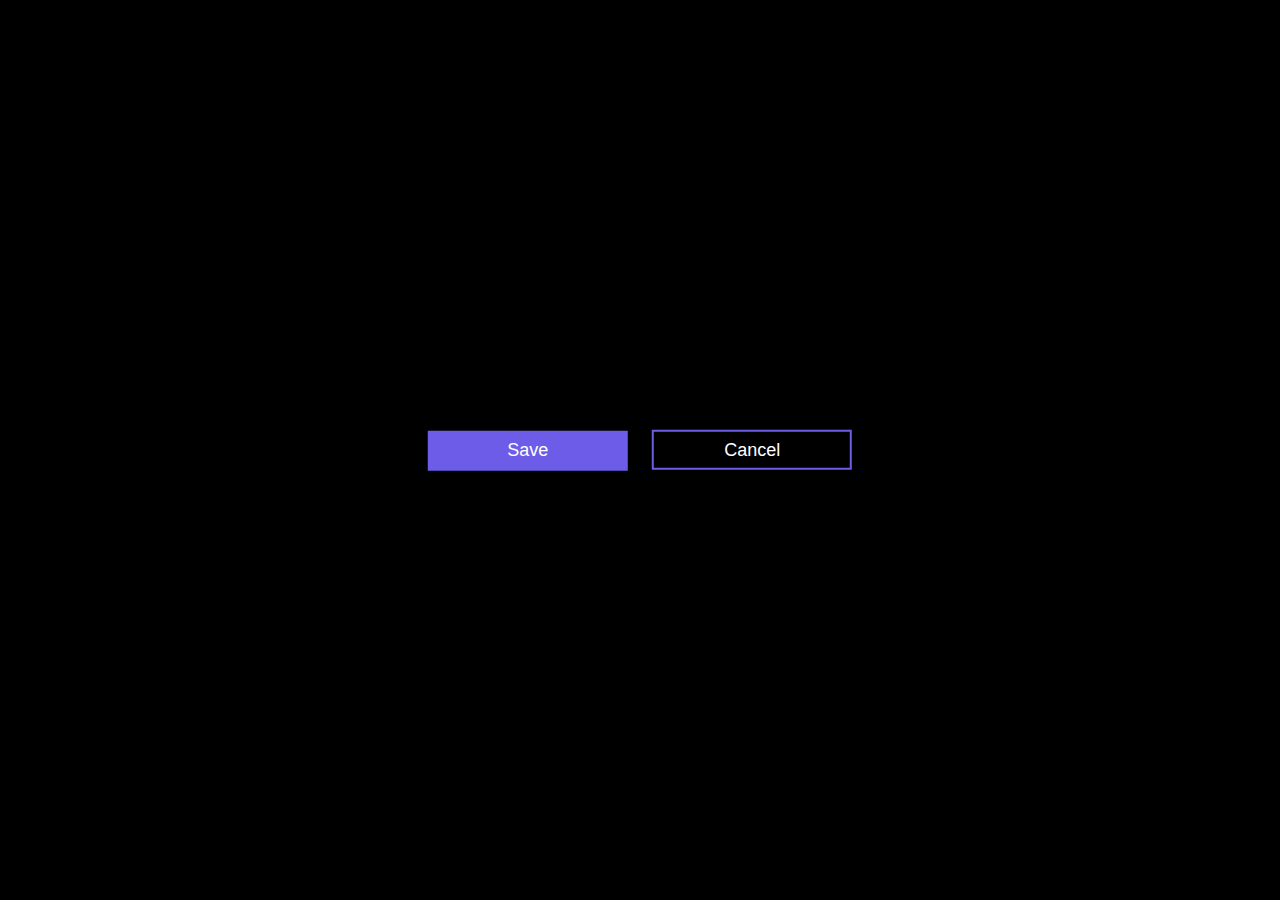
<file: Buttons/button.html>
<!DOCTYPE html>
<html lang="en">
  <head>
    <meta charset="UTF-8" />
    <meta http-equiv="X-UA-Compatible" content="IE=edge" />
    <meta name="viewport" content="width=device-width, initial-scale=1.0" />
    <title>Document</title>
    <link rel="stylesheet" href="button.css" />
  </head>
  <body>
    <div class="btn-container">
      <button class="btn-save">Save</button>
      <button class="btn-cancel">Cancel</button>
    </div>
  </body>
</html>
</file>
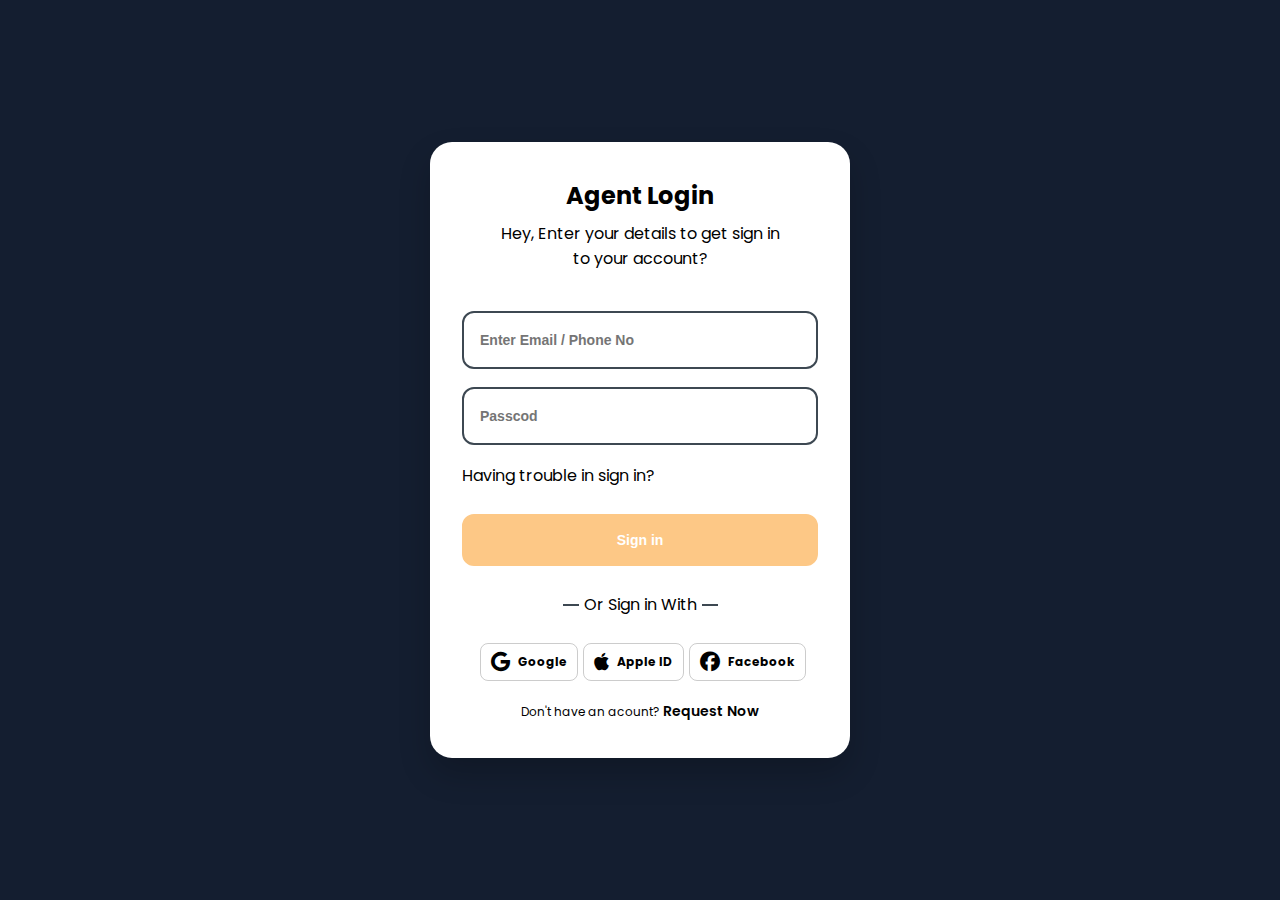
<file: forms/agentform.html>
<!DOCTYPE html>
<html lang="en">
  <head>
    <meta charset="UTF-8" />
    <meta http-equiv="X-UA-Compatible" content="IE=edge" />
    <meta name="viewport" content="width=device-width, initial-scale=1.0" />
    <link rel="stylesheet" href="./agentform.css" />
    <link
      rel="stylesheet"
      href="https://cdnjs.cloudflare.com/ajax/libs/font-awesome/6.2.0/css/all.min.css"
    />
    <title>Agent Login</title>
  </head>
  <body>
    <form action="" class="form">
      <div class="form-header">
        <h2>Agent Login</h2>
        <p>Hey, Enter your details to get sign in to your account?</p>
      </div>
      <div class="form-control">
        <input type="text" name="" id="" placeholder="Enter Email / Phone No" />
      </div>
      <div class="form-control">
        <input type="password" name="" id="" placeholder="Passcod" />
      </div>
      <div class="forget-password">
        <p>Having trouble in sign in?</p>
      </div>
      <div class="form-btn">
        <button>Sign in</button>
      </div>
      <div class="form-sign-in-options">
        <div class="border"></div>
        <span>Or Sign in With</span>
        <div class="border"></div>
      </div>
      <div class="login-with-others">
        <div class="login"><i class="fa-brands fa-google"></i> Google</div>
        <div class="login">
          <i class="fa-brands fa-apple"></i> <span>Apple ID</span>
        </div>
        <div class="login"><i class="fa-brands fa-facebook"></i> Facebook</div>
      </div>
      <div class="form-footer">
        <p>Don't have an acount? <span> Request Now</span></p>
      </div>
    </form>
  </body>
</html>
</file>
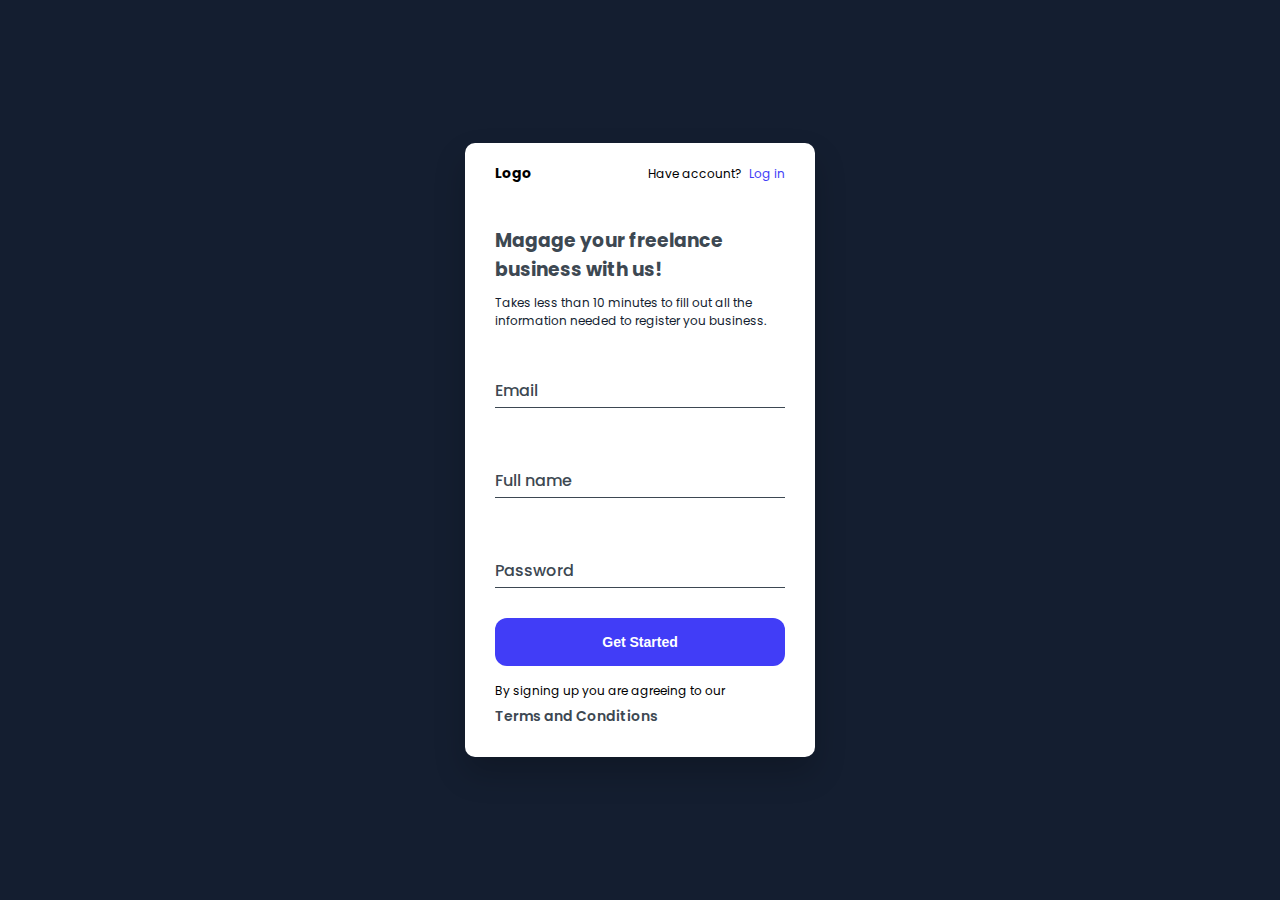
<file: forms/sign-in.html>
<!DOCTYPE html>
<html lang="en">
  <head>
    <meta charset="UTF-8" />
    <meta http-equiv="X-UA-Compatible" content="IE=edge" />
    <meta name="viewport" content="width=device-width, initial-scale=1.0" />
    <title>Sign In Form</title>
    <link rel="stylesheet" href="./sign-in.css" />
  </head>
  <body>
    <form action="" class="form">
      <div class="brand-name">
        <div class="logo">Logo</div>
        <div class="has-account">Have account? <span>Log in</span></div>
      </div>
      <div class="heading">
        <h3>Magage your freelance business with us!</h3>
        <p>
          Takes less than 10 minutes to fill out all the information needed to
          register you business.
        </p>
      </div>
      <div class="form-control">
        <input
          type="text"
          class="standard-input"
          id="email"
          placeholder="Email"
          required
        />
        <label for="email" class="standard-label">Email</label>
      </div>
      <div class="form-control">
        <input
          type="text"
          class="standard-input"
          id="fullname"
          placeholder="Enter your name"
          required
        />
        <label for="fullname" class="standard-label">Full name</label>
      </div>
      <div class="form-control">
        <input
          type="password"
          class="standard-input"
          id="password"
          placeholder="password"
          required
        />
        <label for="password" class="standard-label">Password</label>
      </div>
      <div class="form-btn">
        <button>Get Started</button>
      </div>
      <div class="form-footer">
        <p>By signing up you are agreeing to our</p>
        <h5>Terms and Conditions</h5>
      </div>
    </form>
  </body>
</html>
</file>
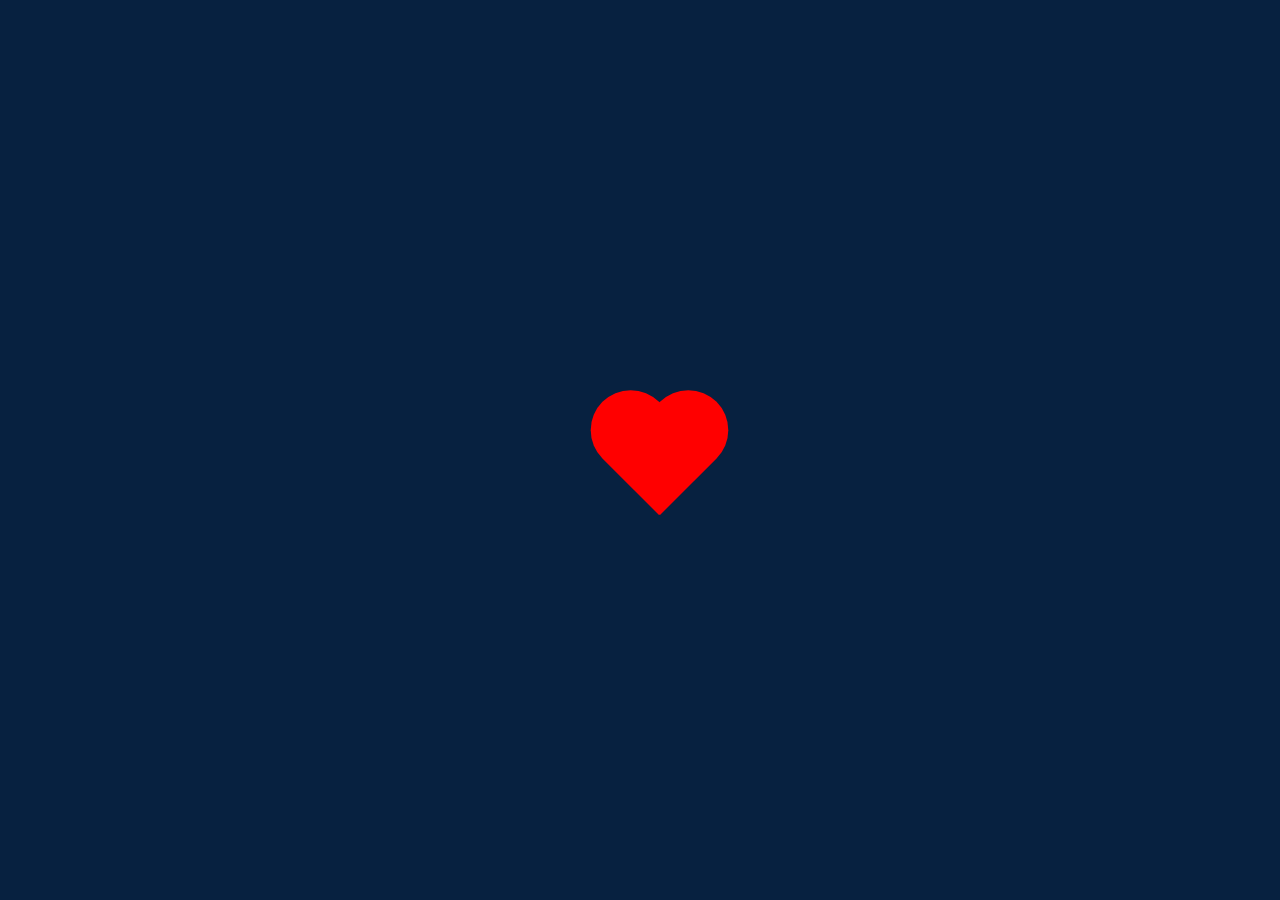
<file: Heart/heart.html>
<!DOCTYPE html>
<html lang="en">
  <head>
    <meta charset="UTF-8" />
    <meta http-equiv="X-UA-Compatible" content="IE=edge" />
    <meta name="viewport" content="width=device-width, initial-scale=1.0" />
    <link rel="stylesheet" href="heart.css" />
    <title>Heart Pluse</title>
  </head>
  <body>
    <div class="heart-beat"></div>
  </body>
</html>
</file>
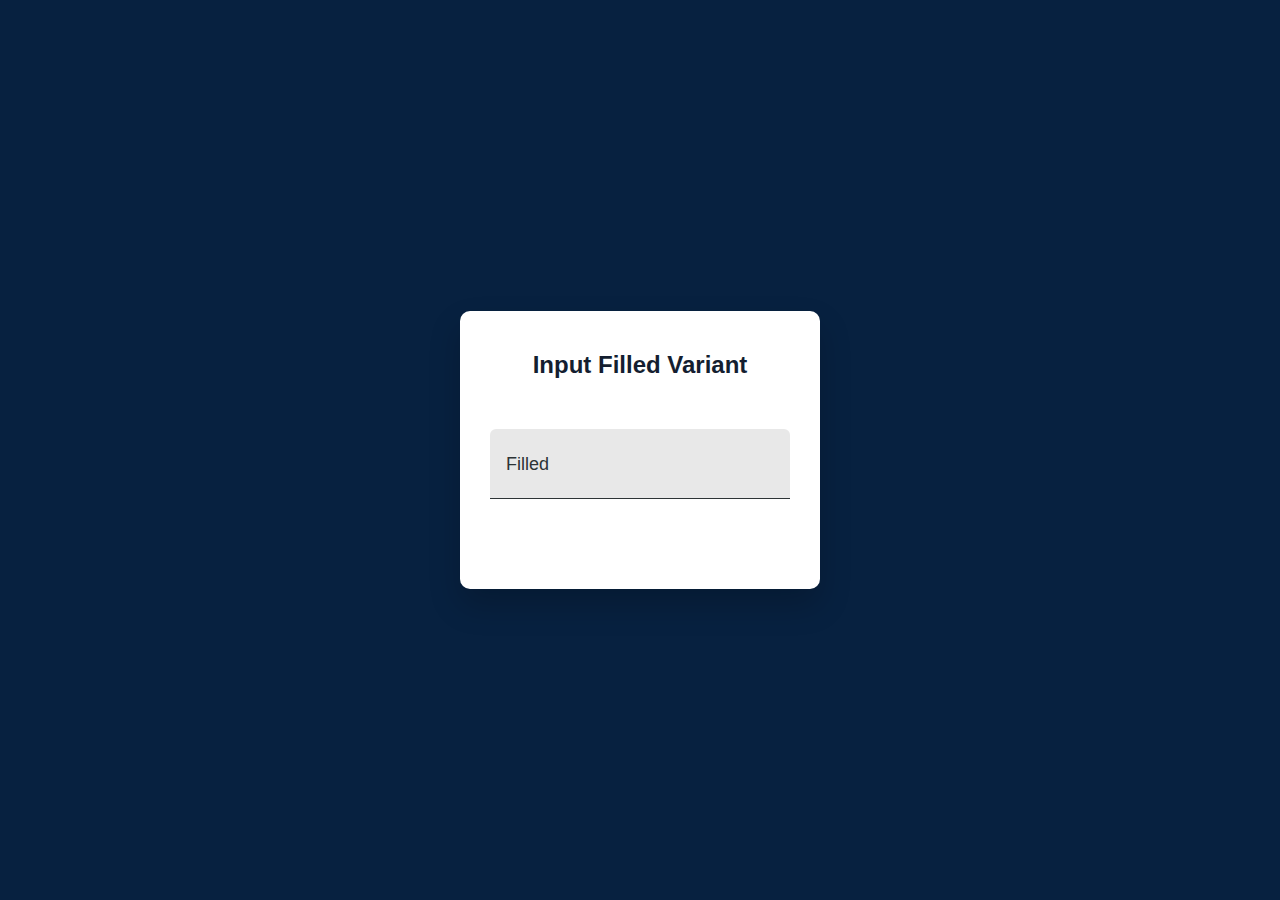
<file: Inputs/input.html>
<!DOCTYPE html>
<html lang="en">
  <head>
    <meta charset="UTF-8" />
    <meta http-equiv="X-UA-Compatible" content="IE=edge" />
    <meta name="viewport" content="width=device-width, initial-scale=1.0" />
    <link rel="stylesheet" href="input.css" />
    <title>HTML-Inputs</title>
  </head>
  <body>
    <form class="form">
      <h2>Input Filled Variant</h2>
      <!-- <div class="form-control">
        <input
          type="text"
          class="outline-input"
          id="name"
          placeholder="Enter your name"
          required
        />
        <label for="name" class="outline-label">Outline</label>
      </div> -->
      <!-- <div class="form-control">
        <input
          type="text"
          class="standard-input"
          id="variant"
          placeholder="Enter your name"
          required
        />
        <label for="variant" class="standard-label">Standard</label>
      </div> -->
      <div class="form-control">
        <input
          type="text"
          class="filled-input"
          id="variant"
          placeholder="Enter your name"
          required
        />
        <label for="variant" class="filled-label">Filled</label>
      </div>
    </form>
  </body>
</html>
</file>
<file: Buttons/button.css>
*,
::after,
::before {
  margin: 0;
  padding: 0;
  box-sizing: border-box;
}
:root {
  --primary-color: #6c5ce7;
  --secondary-color: #2d3436;
  --white-color: #fff;
}

body {
  width: 100%;
  height: 100vh;
  font-family: 'Poppins', sans-serif;
  background: #000;
}

.btn-container {
  position: absolute;
  top: 50%;
  left: 50%;
  transform: translate(-50%, -50%);
}
button {
  padding: 8px 16px;
  border: none;
  width: 200px;
  height: 40px;
  font-size: 18px;
  font-weight: 300;
  background: none;
}
/* Button save style */
.btn-save {
  color: var(--white-color);
  background: var(--primary-color);
  transition: all 0.4s;
  position: relative;
  margin-right: 20px;
}
.btn-save::before,
.btn-save::after {
  content: '';
  position: absolute;
  width: 0;
  height: 0;
  transition: all 0.4s;
}
.btn-save::before {
  top: 0px;
  left: 0px;
  border-top: 2px solid transparent;
  border-left: 2px solid transparent;
}

.btn-save::after {
  bottom: 0px;
  right: 0px;
  border-bottom: 2px solid transparent;
  border-right: 2px solid transparent;
}
.btn-save:hover {
  background: none;
}
.btn-save:hover::before,
.btn-save:hover::after {
  width: 100%;
  height: 100%;
  border-color: var(--primary-color);
}

/* Button Cancel */
.btn-cancel {
  color: var(--white-color);
  border: 2px solid var(--primary-color);
  position: relative;
  transition: all 0.3s;
}
.btn-cancel::before {
  content: '';
  width: 0;
  position: absolute;
  top: 0;
  left: 0;
  right: 0;
  bottom: 0;
  background: var(--primary-color);
  z-index: -1;
  transition: all 0.3s;
}
.btn-cancel:hover{
      border: none;
}
.btn-cancel:hover::before {
  width: 100%;

}
</file>
<file: forms/agentform.css>
@import url('https://fonts.googleapis.com/css2?family=Poppins:ital,wght@0,100;0,200;0,300;0,400;0,500;0,600;0,700;0,800;0,900;1,100;1,200;1,300;1,400;1,500;1,600;1,700;1,800;1,900&display=swap');
*,
::after,
::before {
  margin: 0;
  padding: 0;
  box-sizing: border-box;
}
:root {
  --primary-color: #413df7;
  --secondary-color: #3d4852;
  --white-color: #fff;
  --btn-color: #fdc886;
}
body {
  height: 100vh;
  display: flex;
  flex-direction: column;
  align-items: center;
  justify-content: center;
  font-family: 'Poppins', sans-serif;
  background: #141e30;
}
.form {
  width: 420px;
  padding: 36px 32px;
  background: var(--white-color);
  overflow: hidden;
  border-radius: 22px;
  box-shadow: 0 1rem 2rem rgba(0, 0, 0, 0.2);
}
.form-header {
  text-align: center;
}
.form-header h2 {
  margin-bottom: 8px;
}
.form-header p {
  width: 290px;
  margin: auto;
  text-align: center;
  margin-bottom: 40px;
}
.form-control {
  width: 100%;
  margin-bottom: 18px;
}
.form-control input {
  width: 100%;
  height: 100%;
  padding: 18px 16px;
  font-size: 16px;
  color: var(--secondary-color);
  border: 2px solid var(--secondary-color);
  outline: none;
  border-radius: 12px;
  background-color: transparent;
}
.form-control input:focus {
  border-color: var(--primary-color);
}
.form-control input::placeholder {
  font-size: 14px;
  font-weight: 700;
}
.forget-password {
  margin-top: 5px;
  margin-bottom: 26px;
  cursor: pointer;
}
.forget-password:hover {
 color: var(--primary-color);
}
.form-btn {
  margin-bottom: 26px;
}
button {
  font-size: 14px;
  font-weight: 700;
  color: #fff;
  cursor: pointer;
  background-color: var(--btn-color);
  padding: 16px 20px;
  width: 100%;
  border-radius: 12px;
  outline: none;
  border: 2px solid var(--btn-color);
  transition: all;
}
button:hover {
  color: var(--secondary-color);
  background: none;
}
.form-sign-in-options {
  display: flex;
  align-items: center;
  justify-content: center;
  margin-bottom: 26px;
}
.border {
  width: 16px;
  height: 2px;
  margin: 0 5px;
  background-color: var(--secondary-color);
}
.login-with-others {
  display: flex;
  align-items: center;
  justify-content: center;
}
.login {
  display: flex;
  align-items: center;
  justify-content: space-between;
  cursor: pointer;
  margin-left: 5px;
  padding: 8px 10px;
  border: 1px solid rgba(0, 0, 0, 0.2);
  border-radius: 8px;
  font-size: 12px;
  font-weight: 700;
  transition: all;
}
.login:hover {
  color: #413df7;
  border-color: #413df7;
}
.login .fa-brands {
  font-size: 20px;
  margin-right: 8px;
}
.login-with-apple i {
  font-size: 24px;
  font-weight: 700;
}
.form-footer {
  margin: auto;
  margin-top: 20px;
  text-align: center;
}
.form-footer p {
  font-size: 12px;
}
.form-footer p span {
  font-size: 14px;
  font-weight: 600;
}
.form-footer p span:hover {
  color: var(--primary-color);
  cursor: pointer;
}
</file>
<file: forms/sign-in.css>
@import url('https://fonts.googleapis.com/css2?family=Poppins:ital,wght@0,100;0,200;0,300;0,400;0,500;0,600;0,700;0,800;0,900;1,100;1,200;1,300;1,400;1,500;1,600;1,700;1,800;1,900&display=swap');
*,
::after,
::before {
  margin: 0;
  padding: 0;
  box-sizing: border-box;
}
:root {
  --primary-color: #413DF7;
  --secondary-color: #3D4852;
  --bg-color: #fff;
}
body {
  height: 100vh;
  display: flex;
  flex-direction: column;
  align-items: center;
  justify-content: center;
  font-family: 'Poppins', sans-serif;
  background: #141e30;
}
.form {
  width: 350px;
  padding: 20px 30px 30px;
  background: var(--bg-color);
  overflow: hidden;
  border-radius: 10px;
  box-shadow: 0 1rem 2rem rgba(0, 0, 0, 0.2);
}
.brand-name {
  display: flex;
  align-items: center;
  justify-content: space-between;
  margin-bottom: 42px;
}
.brand-name .logo {
  font-size: 14px;
  font-weight: 700;
}
.brand-name .has-account {
  font-size: 12px;
}
.brand-name .has-account span {
  margin-left: 4px;
  color: var(--primary-color);
}
.form .heading h3 {
  color: var(--secondary-color);
  margin-bottom: 10px;
}
.form .heading p {
  font-size: 12px;
  color: #141e30;
  position: relative;
  margin-bottom: 18px;
}
.form-control {
 width: 100%;
  height: 70px;
  position: relative;
  margin-bottom: 20px;
}
.form-control .standard-input {
  width: 100%;
  height: 60px;
  padding-top: 20px;
  font-size: 14px;
  font-weight: 700;
  color: var(--secondary-color);
  background-color: var(--bg-color);
  border: none;
  outline: none;
  border-bottom: 1px solid var(--secondary-color);
}
.form-control .standard-label {
  color: var(--secondary-color);
  font-size: 16px;
  font-weight: 500;
  position: absolute;
  bottom: 15px;
  left: 0px;
  transition: all 0.3s;
}
.standard-input:focus,
.standard-input:valid {
  border-bottom: 2px solid var(--primary-color);
}
.standard-input::placeholder {
  opacity: 0;
}
.standard-input:focus.standard-input::placeholder {
  opacity: 1;
  font-size: 14px;
  font-weight: 400;
}
.standard-input:focus ~ .standard-label,
.standard-input:valid ~ .standard-label {
  color: var(--primary-color);
  bottom: 45px;
  font-size: 14px;
  font-weight: 300;
  background-color: var(--bg-color);
}
.form-btn {
  margin-bottom: 16px;
}
.form-btn button {
  font-size: 14px;
  font-weight: 700;
  color: #fff;
  background-color: var(--primary-color);
  padding: 16px 20px;
  width: 100%;
  border-radius: 12px;
  outline: none;
  border: none;
}
.form-footer p {
  font-size: 12px;
  font-weight: 400;
  margin-bottom: 6px;
}
.form-footer h5 {
  color: var(--secondary-color);
  font-size: 14px;
  font-weight: 600;
}
</file>
<file: Heart/heart.css>
*,
*::after,
*::before {
  margin: 0;
  padding: 0;
  box-sizing: border-box;
}
:root {
  --primary-color: #0984e3;
  --secondary-color: #2d3436;
  --bg-color: #fff;
}

body {
  height: 100vh;
  display: flex;
  align-items: center;
  justify-content: center;
  font-family: 'Poppins', sans-serif;
  background: #072140FF;
}
.heart-beat {
  position: relative;
  width: 120px;
  height: 110px;

  animation: heart-pluse 0.6s linear infinite;
}
.heart-beat::before,
.heart-beat::after {
  content: '';
  position: absolute;
  left: 79px;
  top: 0;
  width: 80px;
  height: 120px;
  background: #ff0000;
  border-radius: 50px 50px 0 0;
  transform: rotate(-45deg);
  transform-origin: 0 100%;
  transition: all 0.3s;
}
.heart-beat::after {
  left: 0;
  transform: rotate(45deg);
  transform-origin: 100% 100%;
  
}

@keyframes heart-pluse {
  0%,
  100% {
    transform: scale(1);
  }
  70%,
  90% {
    transform: scale(1.3);
  }
}
</file>
<file: Inputs/input.css>
*,
*::after,
*::before {
  margin: 0;
  padding: 0;
  box-sizing: border-box;
}
:root {
  --primary-color: #0984e3;
  --secondary-color: #2d3436;
  --bg-color: #fff;
}

body {
  height: 100vh;
  display: flex;
  align-items: center;
  justify-content: center;
  font-family: 'Poppins', sans-serif;
  background: #072140;
}
.form {
  padding: 40px 30px;
  background: var(--bg-color);
  overflow: hidden;
  border-radius: 10px;
  box-shadow: 0 1rem 2rem rgba(0, 0, 0, 0.2);
}
.form h2 {
  text-align: center;
  margin-bottom: 50px;
  color: #141e30;
  position: relative;
}
.form-control {
  width: 300px;
  height: 70px;
  position: relative;
  margin-bottom: 50px;
}
.form-control .outline-input {
  width: 100%;
  height: 100%;
  padding: 18px 16px;
  font-size: 14px;
  color: var(--secondary-color);
  border: 1px solid var(--secondary-color);
  outline: none;
  border-radius: 6px;
  background-color: transparent;
}
.form-control .outline-label {
  color: var(--secondary-color);
  font-size: 18px;
  position: absolute;
  top: 24px;
  left: 16px;
  transition: all 0.3s;
}
.outline-input:focus,
.outline-input:valid {
  border: 2px solid var(--primary-color);
}
.outline-input::placeholder {
  opacity: 0;
}
.outline-input:focus.outline-input::placeholder {
  opacity: 1;
}
.outline-input:focus ~ .outline-label,
.outline-input:valid ~ .outline-label {
  color: var(--primary-color);
  top: -9px;
  left: 8px;
  font-size: 14px;
  background: var(--bg-color);
  padding: 0 5px;
}
/* for standar inputs */

.form-control .standard-input {
  width: 100%;
  height: 60px;
  padding: 20px 0px 0px;
  font-size: 14px;
  color: var(--secondary-color);
  background-color: var(--bg-color);
  border: none;
  outline: none;
  border-bottom: 1px solid var(--secondary-color);
}
.form-control .standard-label {
  color: var(--secondary-color);
  font-size: 18px;
  position: absolute;
  bottom: 15px;
  left: 0px;
  transition: all 0.3s;
}
.standard-input:focus,
.standard-input:valid {
  border-bottom: 2px solid var(--primary-color);
}
.standard-input::placeholder {
  opacity: 0;
}
.standard-input:focus.standard-input::placeholder {
  opacity: 1;
}
.standard-input:focus ~ .standard-label,
.standard-input:valid ~ .standard-label {
  color: var(--primary-color);
  bottom: 45px;
  font-size: 14px;
  font-weight: 300;
  background-color: var(--bg-color);
}
/* Filled Inputs */
.form-control .filled-input {
  width: 100%;
  height: 100%;
  padding: 20px 16px 10px;
  font-size: 14px;
  color: var(--secondary-color);
  outline: none;
  border: none;
  border-radius: 6px 6px 0 0;
  background-color: #e8e8e8;
  border-bottom: 1px solid var(--secondary-color);
}
.form-control .filled-label {
  color: var(--secondary-color);
  font-size: 18px;
  position: absolute;
  bottom: 24px;
  left: 16px;
  transition: all 0.3s;
}
.filled-input:focus,
.filled-input:valid {
  border-bottom: 2px solid var(--primary-color);
}
.filled-input::placeholder {
  opacity: 0;
}
.filled-input:focus.filled-input::placeholder {
  opacity: 1;
}
.filled-input:focus ~ .filled-label,
.filled-input:valid ~ .filled-label {
  color: var(--primary-color);
  bottom: 45px;
  left: 16px;
  font-size: 14px;
  font-weight: 400;
}
</file>
